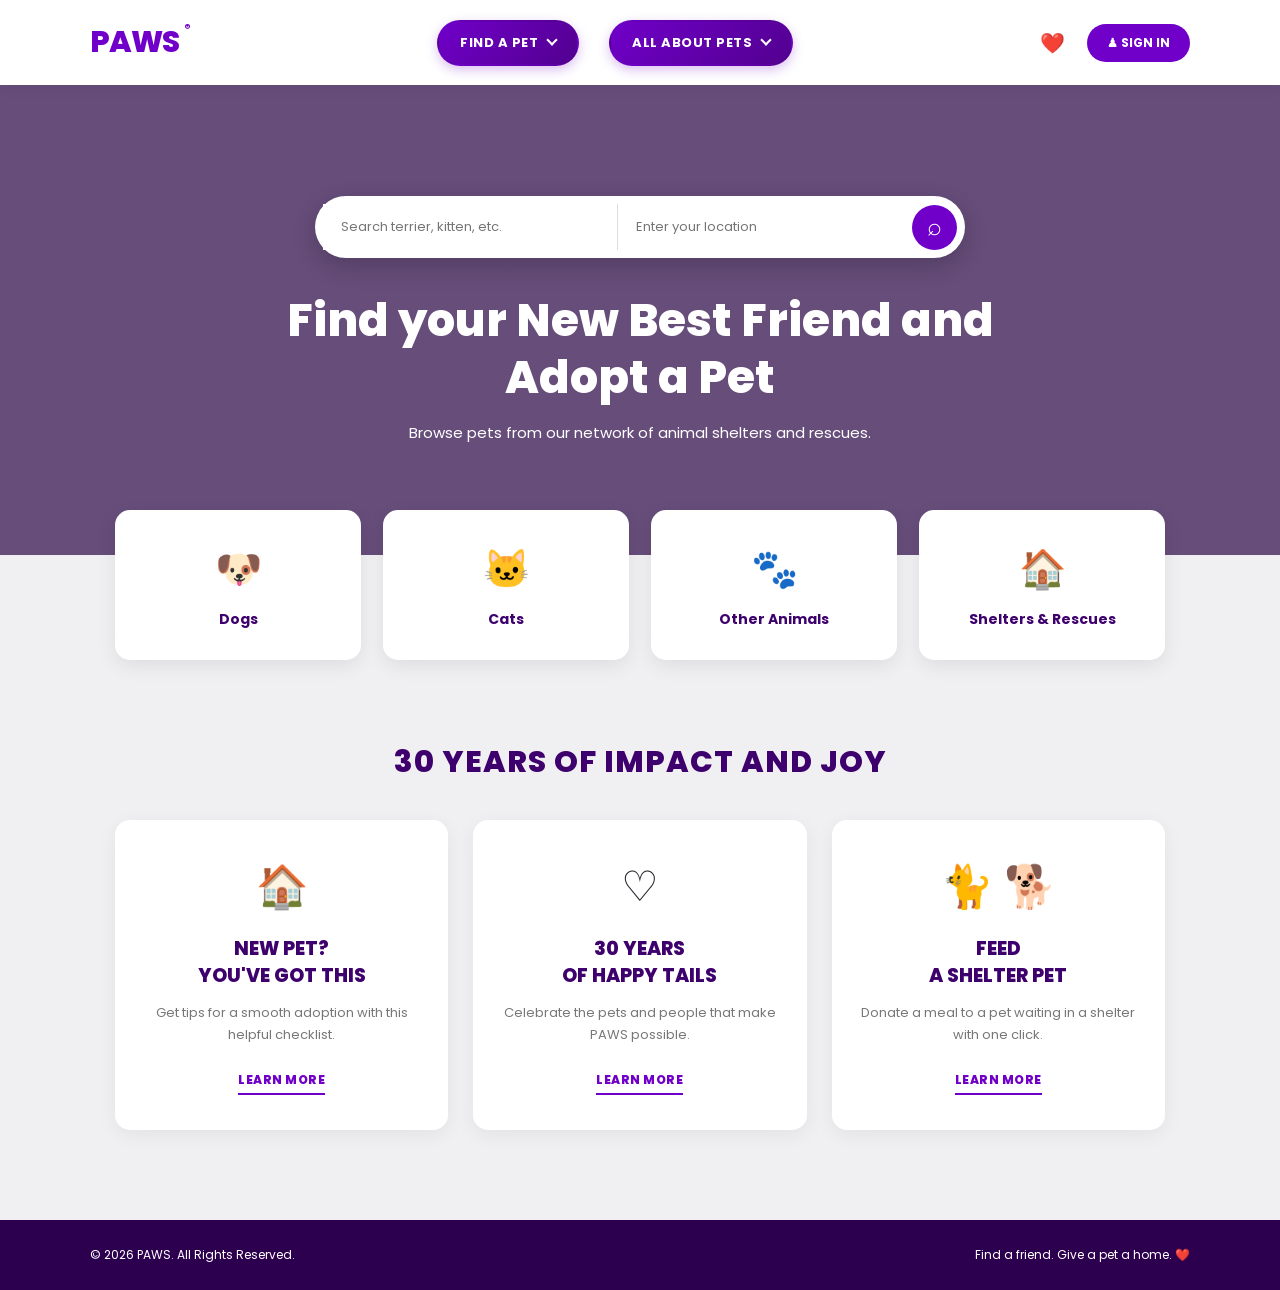
<file: index.html>
<!DOCTYPE html>
<html lang="en">

<head>
    <meta charset="UTF-8">
    <meta name="viewport" content="width=device-width, initial-scale=1.0">

    <title>PAWS - FIND YOUR ANIMAL BUDDY</title>

    <link rel="stylesheet" href="frontpage.css">

</head>

<body>

    <!-- HEADER -->
    <header>

        <div class="logo">
            PAWS
            <span>®</span>
        </div>

        <!-- NAVIGATION -->
        <nav class="main-nav">

            <!-- FIND A PET DROPDOWN -->
            <div class="nav-dropdown">

                <button class="dropdown-toggle" id="petDropdown" aria-expanded="false">
                    FIND A PET
                    <span class="arrow"></span>
                </button>

                <div class="dropdown-menu" id="petMenu">

                    <div class="dropdown-heading">
                        <span>Find Other Pets</span>
                        <span class="heading-arrow">⌃</span>
                    </div>

                    <a href="dogs.html" class="dropdown-item">
                        <span class="pet-icon">🐕</span>
                        <span>Dogs</span>
                    </a>

                    <a href="cats.html" class="dropdown-item">
                        <span class="pet-icon">🐈</span>
                        <span>Cats</span>
                    </a>

                    <a href="rabbits.html" class="dropdown-item">
                        <span class="pet-icon">🐇</span>
                        <span>Rabbits</span>
                    </a>

                    <a href="small-furry.html" class="dropdown-item">
                        <span class="pet-icon">🐹</span>
                        <span>Small & Furry</span>
                    </a>

                    <a href="other-pets.html" class="dropdown-item">
                        <span class="pet-icon">🐠</span>
                        <span>Scales, Fins, & Other</span>
                    </a>

                    <a href="birds.html" class="dropdown-item">
                        <span class="pet-icon">🕊️</span>
                        <span>Birds</span>
                    </a>

                    <a href="horses.html" class="dropdown-item">
                        <span class="pet-icon">🐎</span>
                        <span>Horses</span>
                    </a>

                    <a href="barnyard.html" class="dropdown-item">
                        <span class="pet-icon">🐖</span>
                        <span>Barnyard</span>
                    </a>

                </div>

            </div>


            <!-- ALL ABOUT PETS DROPDOWN -->
            <div class="nav-dropdown about-dropdown">

                <button class="dropdown-toggle" id="aboutDropdown" aria-expanded="false">
                    ALL ABOUT PETS
                    <span class="arrow"></span>
                </button>

                <div class="dropdown-menu about-menu">

                    <!-- ADOPT OR GET INVOLVED -->
                    <div class="about-group">

                        <button class="about-group-toggle" aria-expanded="false">
                            Adopt or Get Involved
                            <span class="arrow"></span>
                        </button>

                        <div class="about-submenu">

                            <a href="AdoptOrGetInvolved.html">
                                Explore Adopt or Get Involved
                            </a>

                            <a href="About.html">
                                About PAWS
                            </a>

                            <a href="Adopting.html">
                                Adopting Pets
                            </a>

                            <a href="Shelter.html">
                                Animal Shelters & Rescues
                            </a>

                            <a href="Foundation.html">
                                PAWS Foundation
                            </a>

                        </div>

                    </div>


                    <!-- DOGS & PUPPIES -->
                    <div class="about-group">

                        <button class="about-group-toggle" aria-expanded="false">
                            Dogs & Puppies
                            <span class="arrow"></span>
                        </button>

                        <div class="about-submenu">

                            <a href="https://www.petfinder.com/dogs-and-puppies/">
                                Explore Dogs & Puppies
                            </a>

                            <a href="https://www.petfinder.com/dogs-and-puppies/adoption/">
                                Dog Adoption
                            </a>

                            <a href="https://www.petfinder.com/dogs-and-puppies/breeds/">
                                Dog Breeds
                            </a>

                            <a href="https://www.petfinder.com/dogs-and-puppies/feeding/">
                                Feeding Your Dog
                            </a>

                            <a href="https://www.petfinder.com/dogs-and-puppies/behavior/">
                                Dog Behavior
                            </a>

                            <a href="https://www.petfinder.com/dogs-and-puppies/health-wellness/">
                                Dog Health & Wellness
                            </a>

                            <a href="https://www.petfinder.com/dogs-and-puppies/training/">
                                Dog Training
                            </a>

                            <a href="https://www.petfinder.com/dogs-and-puppies/information/">
                                Other Dog Information
                            </a>

                        </div>

                    </div>


                    <!-- CATS & KITTENS -->
                    <div class="about-group">

                        <button class="about-group-toggle" aria-expanded="false">
                            Cats & Kittens
                            <span class="arrow"></span>
                        </button>

                        <div class="about-submenu">

                            <a href="https://www.petfinder.com/cats-and-kittens/">
                                Explore Cats & Kittens
                            </a>

                            <a href="https://www.petfinder.com/cats-and-kittens/adoption/">
                                Cat Adoption
                            </a>

                            <a href="https://www.petfinder.com/cats-and-kittens/breeds/">
                                Cat Breeds
                            </a>

                            <a href="https://www.petfinder.com/cats-and-kittens/feeding/">
                                Feeding Your Cat
                            </a>

                            <a href="https://www.petfinder.com/cats-and-kittens/behavior/">
                                Cat Behavior
                            </a>

                            <a href="https://www.petfinder.com/cats-and-kittens/health-wellness/">
                                Cat Health & Wellness
                            </a>

                            <a href="https://www.petfinder.com/cats-and-kittens/training/">
                                Cat Training
                            </a>

                            <a href="https://www.petfinder.com/cats-and-kittens/information/">
                                Other Cat Information
                            </a>

                        </div>

                    </div>


                    <!-- OTHER TYPES OF PETS -->
                    <div class="about-group">

                        <a class="about-group-link" href="https://www.petfinder.com/other-pets/">
                            Other Types of Pets
                        </a>

                    </div>

                </div>

            </div>

        </nav>


        <!-- HEADER RIGHT SIDE -->
        <div class="header-right">

            <span class="heart">❤️</span>

            <a href="signin.html" class="signin">
                ♟ SIGN IN
            </a>

        </div>

    </header>


    <!-- HERO SECTION -->
    <section class="hero">

        <div class="search-box">

            <input type="text" placeholder="Search terrier, kitten, etc.">

            <input type="text" placeholder="Enter your location">

            <button type="button">⌕</button>

        </div>

        <h1>Find your New Best Friend and Adopt a Pet</h1>

        <p>
            Browse pets from our network of animal shelters and rescues.
        </p>

    </section>


    <!-- PET CATEGORIES -->
    <section class="categories">

        <a href="dogs.html" class="category">
            <span class="icon">🐶</span>
            <p>Dogs</p>
        </a>

        <a href="cats.html" class="category">
            <span class="icon">🐱</span>
            <p>Cats</p>
        </a>

        <a href="other-pets.html" class="category">
            <span class="icon">🐾</span>
            <p>Other Animals</p>
        </a>

        <a href="shelters.html" class="category">
            <span class="icon">🏠</span>
            <p>Shelters & Rescues</p>
        </a>

    </section>


    <!-- IMPACT SECTION -->
    <section class="impact">

        <h2>30 YEARS OF IMPACT AND JOY</h2>

        <div class="impact-container">

            <!-- FIRST CARD -->
            <div class="impact-card">

                <div class="impact-icon">🏠</div>

                <h3>
                    NEW PET?<br>
                    YOU'VE GOT THIS
                </h3>

                <p>
                    Get tips for a smooth adoption with this helpful checklist.
                </p>

                <a href="LearnMore.html" class="learn-more">LEARN MORE</a>

            </div>


            <!-- SECOND CARD -->
            <div class="impact-card">

                <div class="impact-icon">♡</div>

                <h3>
                    30 YEARS<br>
                    OF HAPPY TAILS
                </h3>

                <p>
                    Celebrate the pets and people that make PAWS possible.
                </p>

                <a href="LearnMore2.html" class="learn-more">LEARN MORE</a>

            </div>


            <!-- THIRD CARD -->
            <div class="impact-card">

                <div class="impact-icon">🐈 🐕</div>

                <h3>
                    FEED<br>
                    A SHELTER PET
                </h3>

                <p>
                    Donate a meal to a pet waiting in a shelter with one click.
                </p>

                <a href="LearnMore3.html" class="learn-more">LEARN MORE</a>

            </div>

        </div>

    </section>


    <!-- FOOTER -->
    <footer>

        <p>© 2026 PAWS. All Rights Reserved.</p>

        <p>Find a friend. Give a pet a home. ❤️</p>

    </footer>


    <!-- JAVASCRIPT -->
    <script src="login.js"></script>

</body>
</html>
</file>
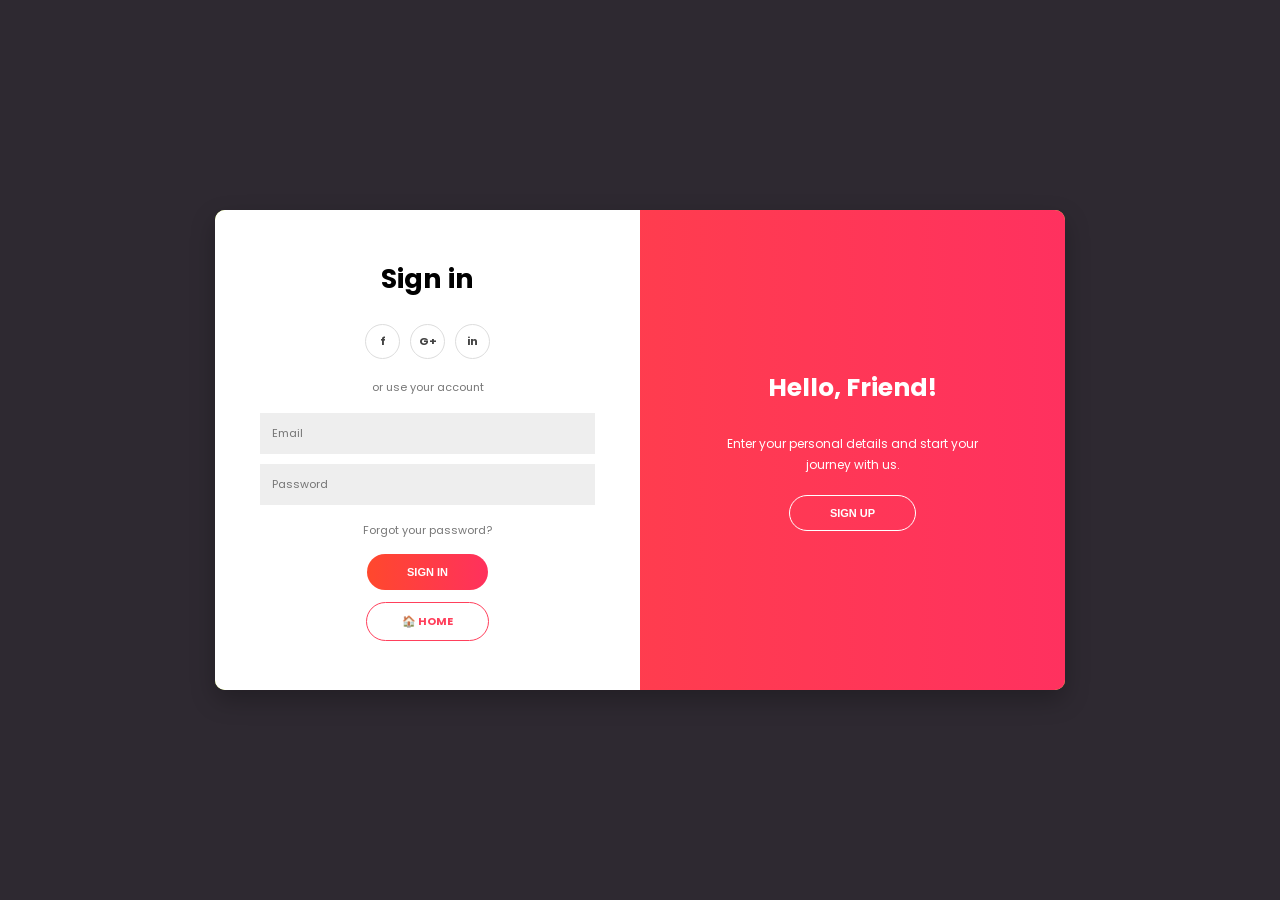
<file: signin.html>
<!DOCTYPE html>
<html lang="en">

<head>
    <meta charset="UTF-8">
    <meta name="viewport" content="width=device-width, initial-scale=1.0">

    <title>PAWS - Sign In</title>

    <!-- CONNECT CSS -->
    <link rel="stylesheet" href="signin.css">

</head>

<body>

    <div class="container" id="container">

        <!-- SIGN UP FORM -->
        <div class="form-container sign-up-container">

            <form id="signupForm" action="signup.php" method="POST">

                <h1>Create Account</h1>

                <div class="social-container">
                    <a href="#" class="social">f</a>
                    <a href="#" class="social">G+</a>
                    <a href="#" class="social">in</a>
                </div>

                <span>or use your email for registration</span>

                <input
                    type="text"
                    placeholder="Name"
                    id="signupName"
                    name="name"
                    required
                >

                <input
                    type="email"
                    placeholder="Email"
                    id="signupEmail"
                    name="email"
                    required
                >

                <input
                    type="password"
                    placeholder="Password"
                    id="signupPassword"
                    name="password"
                    required
                >

                <button type="submit">SIGN UP</button>

            </form>

        </div>


        <!-- SIGN IN FORM -->
        <div class="form-container sign-in-container">

            <form id="signinForm" action="login.php" method="POST">

                <h1>Sign in</h1>

                <div class="social-container">
                    <a href="#" class="social">f</a>
                    <a href="#" class="social">G+</a>
                    <a href="#" class="social">in</a>
                </div>

                <span>or use your account</span>

                <input
                    type="email"
                    placeholder="Email"
                    id="signinEmail"
                    name="email"
                    required
                >

                <input
                    type="password"
                    placeholder="Password"
                    id="signinPassword"
                    name="password"
                    required
                >

                <a href="#" class="forgot">Forgot your password?</a>

                <button type="submit">SIGN IN</button>

                <!-- HOME BUTTON -->
                <a href="index.html" class="home-button">
                    🏠 HOME
                </a>

            </form>

        </div>


        <!-- COLORED RIGHT PANEL -->
        <div class="overlay-container">

            <div class="overlay">

                <!-- LEFT OVERLAY -->
                <div class="overlay-panel overlay-left">

                    <h1>Welcome Back!</h1>

                    <p>
                        To stay connected with us,
                        please login with your personal details.
                    </p>

                    <button type="button" class="ghost" id="signIn">
                        SIGN IN
                    </button>

                </div>


                <!-- RIGHT OVERLAY -->
                <div class="overlay-panel overlay-right">

                    <h1>Hello, Friend!</h1>

                    <p>
                        Enter your personal details and start
                        your journey with us.
                    </p>

                    <button type="button" class="ghost" id="signUp">
                        SIGN UP
                    </button>

                </div>

            </div>

        </div>

    </div>


    <!-- CONNECT JAVASCRIPT -->
    <script src="signin.js"></script>

</body>
</html>
</file>
<file: frontpage.css>
/* =========================================
   PAWS HOMEPAGE - COMPLETE CSS
========================================= */

/* GOOGLE FONT */
@import url('https://fonts.googleapis.com/css2?family=Poppins:wght@300;400;500;600;700;800&display=swap');

/* GLOBAL RESET */
* {
    margin: 0;
    padding: 0;
    box-sizing: border-box;
    font-family: 'Poppins', sans-serif;
}

html {
    scroll-behavior: smooth;
}

body {
    background: #f0eff2;
    color: #25202b;
    overflow-x: hidden;
}

a {
    text-decoration: none;
    color: inherit;
}

button {
    font-family: inherit;
}

/* =========================================
   HEADER
========================================= */

header {
    width: 100%;
    min-height: 85px;
    padding: 15px 7%;
    background: #ffffff;

    display: flex;
    align-items: center;
    justify-content: space-between;

    position: relative;
    z-index: 1000;

    box-shadow: 0 3px 15px rgba(0, 0, 0, 0.05);
}

.logo {
    font-size: 30px;
    font-weight: 800;
    color: #7000c9;
    letter-spacing: -1px;
}

.logo span {
    font-size: 11px;
    vertical-align: top;
}

/* =========================================
   MAIN NAVIGATION
========================================= */

.main-nav {
    display: flex;
    align-items: center;
    gap: 30px;
}

.main-nav > a {
    color: #333;
    font-size: 13px;
    font-weight: 700;
    transition: color 0.3s ease;
}

.main-nav > a:hover {
    color: #7000c9;
}

/* =========================================
   DROPDOWN CONTAINER
========================================= */

.nav-dropdown {
    position: relative;
}

/* MAIN DROPDOWN BUTTON */

.dropdown-toggle {
    display: flex;
    align-items: center;
    justify-content: center;
    gap: 10px;

    padding: 11px 21px;

    background: linear-gradient(135deg, #7000c9, #52008f);
    color: white;

    border: 2px solid transparent;
    border-radius: 30px;

    font-size: 13px;
    font-weight: 700;
    letter-spacing: 0.5px;

    cursor: pointer;

    box-shadow: 0 4px 12px rgba(112, 0, 201, 0.25);

    transition: all 0.3s ease;
}

.dropdown-toggle:hover {
    background: linear-gradient(135deg, #8500ed, #6500ad);
    transform: translateY(-2px);
    box-shadow: 0 7px 17px rgba(112, 0, 201, 0.3);
}

/* MAIN DROPDOWN ARROW */

.dropdown-toggle .arrow {
    width: 8px;
    height: 8px;

    display: inline-block;

    border-right: 2px solid white;
    border-bottom: 2px solid white;

    transform: rotate(45deg);
    margin-top: -5px;

    transition: transform 0.3s ease;
}

.nav-dropdown.open > .dropdown-toggle .arrow {
    transform: rotate(225deg);
    margin-top: 4px;
}

/* =========================================
   DROPDOWN MENU
========================================= */

.dropdown-menu {
    position: absolute;
    top: calc(100% + 20px);
    right: 0;

    width: 245px;

    background: #3d006d;

    border-radius: 12px;
    padding: 10px 0;

    box-shadow: 0 12px 30px rgba(0, 0, 0, 0.2);

    opacity: 0;
    visibility: hidden;
    transform: translateY(12px);

    transition: all 0.3s ease;

    z-index: 1001;
}

/* SHOW DROPDOWN */

.nav-dropdown.open > .dropdown-menu {
    opacity: 1;
    visibility: visible;
    transform: translateY(0);
}

/* =========================================
   FIND A PET DROPDOWN
========================================= */

.dropdown-heading {
    display: flex;
    align-items: center;
    justify-content: space-between;

    padding: 13px 20px;

    color: #ffffff;
    font-size: 13px;
    font-weight: 700;

    border-bottom: 1px solid rgba(255, 255, 255, 0.15);
}

.heading-arrow {
    color: #ffffff;
    font-size: 17px;
}

.dropdown-item {
    display: flex;
    align-items: center;
    gap: 13px;

    padding: 11px 20px;

    color: #e8d5fa;
    font-size: 12px;
    font-weight: 500;

    transition: all 0.25s ease;
}

.dropdown-item:hover {
    background: #7000c9;
    color: white;
    padding-left: 26px;
}

.pet-icon {
    width: 25px;
    font-size: 18px;
    text-align: center;
}

/* =========================================
   ALL ABOUT PETS DROPDOWN
========================================= */

.about-menu {
    width: 290px;
    max-height: 75vh;
    overflow-y: auto;

    left: auto;
    right: 0;

    border-radius: 10px;
}

/* CUSTOM SCROLLBAR */

.about-menu::-webkit-scrollbar {
    width: 6px;
}

.about-menu::-webkit-scrollbar-thumb {
    background: #a34be5;
    border-radius: 10px;
}

.about-menu::-webkit-scrollbar-track {
    background: #2c004e;
}

/* ABOUT PETS GROUP */

.about-group {
    border-bottom: 1px solid rgba(255, 255, 255, 0.1);
}

/* SUBMENU BUTTON */

.about-group-toggle {
    width: 100%;

    display: flex;
    align-items: center;
    justify-content: space-between;

    padding: 14px 20px;

    background: transparent;
    border: none;

    color: white;
    font-size: 13px;
    font-weight: 600;

    text-align: left;
    cursor: pointer;

    transition: background 0.3s ease;
}

.about-group-toggle:hover {
    background: #7000c9;
}

/* SUBMENU ARROW */

.about-group-toggle .arrow {
    width: 7px;
    height: 7px;

    flex-shrink: 0;

    border-right: 2px solid white;
    border-bottom: 2px solid white;

    transform: rotate(45deg);
    margin-top: -4px;

    transition: transform 0.3s ease;
}

.about-group.open .about-group-toggle .arrow {
    transform: rotate(225deg);
    margin-top: 4px;
}

/* EXPANDABLE SUBMENU */

.about-submenu {
    max-height: 0;
    overflow: hidden;

    background: #2c004e;

    transition: max-height 0.35s ease;
}

.about-group.open .about-submenu {
    max-height: 500px;
}

/* SUBMENU LINKS */

.about-submenu a {
    display: block;

    padding: 10px 20px 10px 32px;

    color: #e8d5fa;
    font-size: 12px;
    font-weight: 400;

    transition: all 0.25s ease;
}

.about-submenu a:hover {
    background: #7000c9;
    color: white;
    padding-left: 38px;
}

/* OTHER TYPES OF PETS LINK */

.about-group-link {
    display: block;

    padding: 14px 20px;

    color: white;
    font-size: 13px;
    font-weight: 600;

    transition: background 0.3s ease;
}

.about-group-link:hover {
    background: #7000c9;
}

/* =========================================
   HEADER RIGHT SIDE
========================================= */

.header-right {
    display: flex;
    align-items: center;
    gap: 22px;
}

.heart {
    font-size: 20px;
    cursor: pointer;
    transition: transform 0.3s ease;
}

.heart:hover {
    transform: scale(1.2);
}

.signin {
    padding: 10px 20px;

    background: #7000c9;
    color: white;

    border-radius: 25px;

    font-size: 12px;
    font-weight: 700;

    transition: all 0.3s ease;
}

.signin:hover {
    background: #52008f;
    transform: translateY(-2px);
}

/* =========================================
   HERO SECTION
========================================= */

.hero {
    min-height: 470px;

    display: flex;
    flex-direction: column;
    align-items: center;
    justify-content: center;

    text-align: center;

    padding: 70px 20px;

    background:
        linear-gradient(rgba(37, 0, 65, 0.68), rgba(37, 0, 65, 0.68)),
        url('https://images.unsplash.com/photo-1450778869180-41d0601e046e?auto=format&fit=crop&w=1800&q=85');

    background-size: cover;
    background-position: center;
    color: white;
}

/* SEARCH BOX */

.search-box {
    display: flex;
    align-items: center;

    width: min(650px, 90%);
    padding: 8px;

    background: white;
    border-radius: 40px;

    box-shadow: 0 8px 25px rgba(0, 0, 0, 0.2);

    margin-bottom: 35px;
}

.search-box input {
    width: 50%;
    min-width: 0;

    padding: 13px 18px;

    border: none;
    outline: none;

    color: #333;
    font-size: 13px;
}

.search-box input:first-child {
    border-right: 1px solid #ddd;
}

.search-box button {
    width: 45px;
    height: 45px;

    flex-shrink: 0;

    border: none;
    border-radius: 50%;

    background: #7000c9;
    color: white;

    font-size: 25px;
    cursor: pointer;

    transition: all 0.3s ease;
}

.search-box button:hover {
    background: #52008f;
    transform: scale(1.08);
}

/* HERO TEXT */

.hero h1 {
    max-width: 850px;

    font-size: clamp(28px, 4vw, 45px);
    font-weight: 800;
    line-height: 1.25;

    margin-bottom: 15px;

    animation: fadeUp 0.8s ease both;
}

.hero p {
    font-size: 15px;
    font-weight: 400;

    animation: fadeUp 1s ease both;
}

/* =========================================
   PET CATEGORIES
========================================= */

.categories {
    display: grid;
    grid-template-columns: repeat(4, 1fr);

    gap: 22px;

    max-width: 1100px;
    margin: -45px auto 80px;

    padding: 0 25px;

    position: relative;
    z-index: 2;
}

.category {
    min-height: 150px;

    display: flex;
    flex-direction: column;
    align-items: center;
    justify-content: center;

    gap: 12px;

    background: white;
    border-radius: 15px;

    box-shadow: 0 6px 20px rgba(0, 0, 0, 0.08);

    transition: all 0.3s ease;
}

.category:hover {
    transform: translateY(-10px);
    box-shadow: 0 12px 25px rgba(112, 0, 201, 0.16);
}

.category .icon {
    font-size: 38px;
    transition: transform 0.3s ease;
}

.category:hover .icon {
    transform: scale(1.2) rotate(-5deg);
}

.category p {
    color: #3d006d;
    font-size: 14px;
    font-weight: 700;
}

/* =========================================
   IMPACT SECTION
========================================= */

.impact {
    max-width: 1100px;

    margin: 0 auto 90px;
    padding: 0 25px;

    text-align: center;
}

.impact h2 {
    color: #3d006d;

    font-size: clamp(22px, 3vw, 30px);
    font-weight: 800;

    margin-bottom: 35px;
    letter-spacing: 1px;
}

.impact-container {
    display: grid;
    grid-template-columns: repeat(3, 1fr);
    gap: 25px;
}

/* IMPACT CARDS */

.impact-card {
    padding: 35px 25px;

    background: white;
    border-radius: 15px;

    box-shadow: 0 5px 20px rgba(0, 0, 0, 0.06);

    transition: all 0.3s ease;
}

.impact-card:hover {
    transform: translateY(-8px);
    box-shadow: 0 12px 25px rgba(112, 0, 201, 0.12);
}

.impact-icon {
    font-size: 42px;
    margin-bottom: 18px;
}

.impact-card h3 {
    color: #3d006d;

    font-size: 19px;
    font-weight: 800;
    line-height: 1.4;

    margin-bottom: 13px;
}

.impact-card p {
    color: #777;

    font-size: 13px;
    line-height: 1.7;

    margin-bottom: 20px;
}

.learn-more {
    display: inline-block;

    color: #7000c9;

    font-size: 12px;
    font-weight: 800;
    letter-spacing: 0.5px;

    border-bottom: 2px solid #7000c9;
    padding-bottom: 4px;

    transition: all 0.3s ease;
}

.learn-more:hover {
    color: #52008f;
    letter-spacing: 1px;
}

/* =========================================
   FOOTER
========================================= */

footer {
    display: flex;
    align-items: center;
    justify-content: space-between;
    flex-wrap: wrap;

    gap: 15px;

    padding: 25px 7%;

    background: #2c004e;
    color: white;

    font-size: 12px;
}

footer p {
    line-height: 1.6;
}

/* =========================================
   SCROLL REVEAL ANIMATION
========================================= */

.reveal {
    opacity: 0;
    transform: translateY(35px);

    transition:
        opacity 0.7s ease,
        transform 0.7s ease;
}

.reveal.show {
    opacity: 1;
    transform: translateY(0);
}

/* =========================================
   GENERAL ANIMATIONS
========================================= */

@keyframes fadeUp {
    from {
        opacity: 0;
        transform: translateY(25px);
    }

    to {
        opacity: 1;
        transform: translateY(0);
    }
}

/* =========================================
   TABLET RESPONSIVE
========================================= */

@media (max-width: 900px) {
    header {
        padding: 15px 4%;
    }

    .main-nav {
        gap: 12px;
    }

    .dropdown-toggle {
        padding: 10px 14px;
        font-size: 11px;
    }

    .header-right {
        gap: 12px;
    }

    .categories {
        gap: 15px;
    }

    .impact-container {
        gap: 15px;
    }
}

/* =========================================
   MOBILE RESPONSIVE
========================================= */

@media (max-width: 700px) {
    header {
        flex-wrap: wrap;
        gap: 15px;
        padding: 15px 5%;
    }

    .logo {
        font-size: 25px;
    }

    .main-nav {
        order: 3;
        width: 100%;

        display: flex;
        justify-content: center;
        flex-wrap: wrap;

        gap: 12px;
    }

    .header-right {
        margin-left: auto;
    }

    .dropdown-toggle {
        padding: 10px 15px;
        font-size: 11px;
    }

    .dropdown-menu {
        right: auto;
        left: 50%;
        transform: translate(-50%, 12px);
    }

    .nav-dropdown.open > .dropdown-menu {
        transform: translate(-50%, 0);
    }

    .about-menu {
        left: auto;
        right: 0;
        transform: translateY(12px);
    }

    .nav-dropdown.open > .about-menu {
        transform: translateY(0);
    }

    .hero {
        min-height: 400px;
        padding: 60px 15px;
    }

    .hero h1 {
        font-size: 30px;
    }

    .hero p {
        font-size: 13px;
    }

    .search-box {
        width: 100%;
    }

    .search-box input {
        padding: 12px 10px;
        font-size: 11px;
    }

    .categories {
        grid-template-columns: repeat(2, 1fr);
        margin-top: -35px;
        gap: 15px;
        padding: 0 18px;
    }

    .category {
        min-height: 130px;
    }

    .impact-container {
        grid-template-columns: 1fr;
    }

    .impact-card {
        padding: 30px 20px;
    }

    footer {
        flex-direction: column;
        text-align: center;
    }
}

/* =========================================
   SMALL MOBILE SCREENS
========================================= */

@media (max-width: 400px) {
    .header-right {
        gap: 9px;
    }

    .signin {
        padding: 9px 13px;
        font-size: 10px;
    }

    .dropdown-toggle {
        padding: 9px 11px;
        font-size: 10px;
    }

    .search-box input {
        padding: 10px 7px;
        font-size: 10px;
    }

    .search-box button {
        width: 38px;
        height: 38px;
    }

    .about-menu {
        width: min(290px, 90vw);
    }
}

/* REDUCED MOTION ACCESSIBILITY */

@media (prefers-reduced-motion: reduce) {
    *,
    *::before,
    *::after {
        scroll-behavior: auto !important;
        animation-duration: 0.01ms !important;
        animation-iteration-count: 1 !important;
        transition-duration: 0.01ms !important;
    }
}
</file>
<file: signin.css>
@import url('https://fonts.googleapis.com/css?family=Poppins:400,500,600,700');

* {
    margin: 0;
    padding: 0;
    box-sizing: border-box;
}

body {
    background: #2e2931;
    font-family: 'Poppins', sans-serif;

    display: flex;
    justify-content: center;
    align-items: center;

    min-height: 100vh;
}

/* MAIN CONTAINER */

.container {
    position: relative;
    width: 850px;
    max-width: 95%;
    min-height: 480px;

    background: rgb(221, 253, 80);
    border-radius: 10px;

    overflow: hidden;

    box-shadow: 0 10px 25px rgba(0,0,0,0.25);
}

/* FORMS */

.form-container {
    position: absolute;
    top: 0;
    height: 100%;
    transition: all 0.6s ease-in-out;
}

form {
    background: white;

    display: flex;
    flex-direction: column;
    align-items: center;
    justify-content: center;

    height: 100%;
    padding: 0 45px;

    text-align: center;
}

h1 {
    font-size: 27px;
    font-weight: 700;
    margin-bottom: 15px;
}

span {
    font-size: 11px;
    margin: 10px 0 12px;
    color: #777;
}

/* SIGN IN */

.sign-in-container {
    left: 0;
    width: 50%;
    z-index: 2;
}

/* SIGN UP */

.sign-up-container {
    left: 0;
    width: 50%;
    opacity: 0;
    z-index: 1;
}

/* INPUT FIELDS */

input {
    width: 100%;
    padding: 12px;

    margin: 5px 0;

    border: none;
    outline: none;

    background: #eee;

    font-size: 11px;
    font-family: inherit;
}

input:focus {
    background: #e6e6e6;
    border-bottom: 2px solid #ff405c;
}

/* BUTTONS */

button {
    border: none;
    outline: none;

    border-radius: 25px;

    background: linear-gradient(
        to right,
        #ff482d,
        #ff315d
    );

    color: white;

    font-size: 11px;
    font-weight: bold;

    padding: 12px 40px;

    margin-top: 15px;

    cursor: pointer;

    transition: 0.3s;
}

button:hover {
    transform: scale(1.05);
    box-shadow: 0 4px 10px rgba(255, 64, 80, 0.3);
}

/* FORGOT PASSWORD */

.forgot {
    color: #777;
    text-decoration: none;
    font-size: 11px;

    margin-top: 12px;
}

.forgot:hover {
    color: #ff405c;
}

/* SOCIAL MEDIA BUTTONS */

.social-container {
    display: flex;
    gap: 10px;
    margin: 10px 0;
}

.social {
    display: flex;
    justify-content: center;
    align-items: center;

    width: 35px;
    height: 35px;

    border: 1px solid #ddd;
    border-radius: 50%;

    color: #444;
    text-decoration: none;

    font-size: 11px;
    font-weight: bold;

    transition: 0.3s;
}

.social:hover {
    background: #ff405c;
    color: white;
    border-color: #ff405c;
}

/* OVERLAY CONTAINER */

.overlay-container {
    position: absolute;
    top: 0;
    left: 50%;

    width: 50%;
    height: 100%;

    overflow: hidden;

    transition: transform 0.6s ease-in-out;

    z-index: 100;
}

/* OVERLAY */

.overlay {
    position: relative;

    left: -100%;

    width: 200%;
    height: 100%;

    background: linear-gradient(
        to right,
        #ff483e,
        #ff315f
    );

    color: white;

    transform: translateX(0);

    transition: transform 0.6s ease-in-out;
}

/* OVERLAY PANELS */

.overlay-panel {
    position: absolute;
    top: 0;

    display: flex;
    flex-direction: column;
    align-items: center;
    justify-content: center;

    padding: 0 40px;

    width: 50%;
    height: 100%;

    text-align: center;
}

.overlay-panel h1 {
    color: white;
    font-size: 25px;
}

.overlay-panel p {
    font-size: 12px;
    line-height: 1.7;

    margin: 12px 0 5px;

    max-width: 270px;
}

.overlay-left {
    transform: translateX(-20%);
}

.overlay-right {
    right: 0;
    transform: translateX(0);
}

/* TRANSPARENT BUTTON */

button.ghost {
    background: transparent;

    border: 1px solid white;

    color: white;

    padding: 11px 40px;
}

button.ghost:hover {
    background: white;
    color: #ff405c;
}

/* ANIMATION WHEN SIGNING UP */

.container.right-panel-active .sign-in-container {
    transform: translateX(100%);
}

.container.right-panel-active .sign-up-container {
    transform: translateX(100%);

    opacity: 1;

    z-index: 5;
}

.container.right-panel-active .overlay-container {
    transform: translateX(-100%);
}

.container.right-panel-active .overlay {
    transform: translateX(50%);
}

.container.right-panel-active .overlay-left {
    transform: translateX(0);
}

.container.right-panel-active .overlay-right {
    transform: translateX(20%);
}

/* MOBILE RESPONSIVENESS */

@media (max-width: 600px) {

    body {
        padding: 20px 0;
    }

    .container {
        width: 95%;
        min-height: 650px;
    }

    .form-container {
        width: 100%;
        height: 65%;
        top: 35%;
    }

    .sign-in-container {
        left: 0;
    }

    .sign-up-container {
        left: 0;
    }

    .overlay-container {
        left: 0;
        top: 0;

        width: 100%;
        height: 35%;
    }

    .overlay {
        left: 0;
        width: 100%;
        height: 100%;
    }

    .overlay-panel {
        width: 50%;
        padding: 15px;
    }

    .overlay-panel h1 {
        font-size: 20px;
    }

    .overlay-panel p {
        font-size: 10px;
    }

    .overlay-panel button {
        padding: 9px 20px;
        font-size: 10px;
    }

    .container.right-panel-active .sign-in-container {
        transform: translateY(100%);
    }

    .container.right-panel-active .sign-up-container {
        transform: translateY(0);
    }

    .container.right-panel-active .overlay-container {
        transform: translateY(0);
    }

    .container.right-panel-active .overlay {
        transform: translateX(0);
    }

    .overlay-left {
        transform: translateX(-100%);
    }

    .container.right-panel-active .overlay-left {
        transform: translateX(0);
    }

    .container.right-panel-active .overlay-right {
        transform: translateX(100%);
    }

}
/* HOME BUTTON */
.home-button {
    display: inline-block;
    margin-top: 12px;

    padding: 10px 35px;

    border: 1px solid #ff405c;
    border-radius: 25px;

    color: #ff405c;
    background: white;

    text-decoration: none;
    font-size: 11px;
    font-weight: bold;

    transition: 0.3s;
}

.home-button:hover {
    background: #ff405c;
    color: white;
    transform: scale(1.05);
}
</file>
